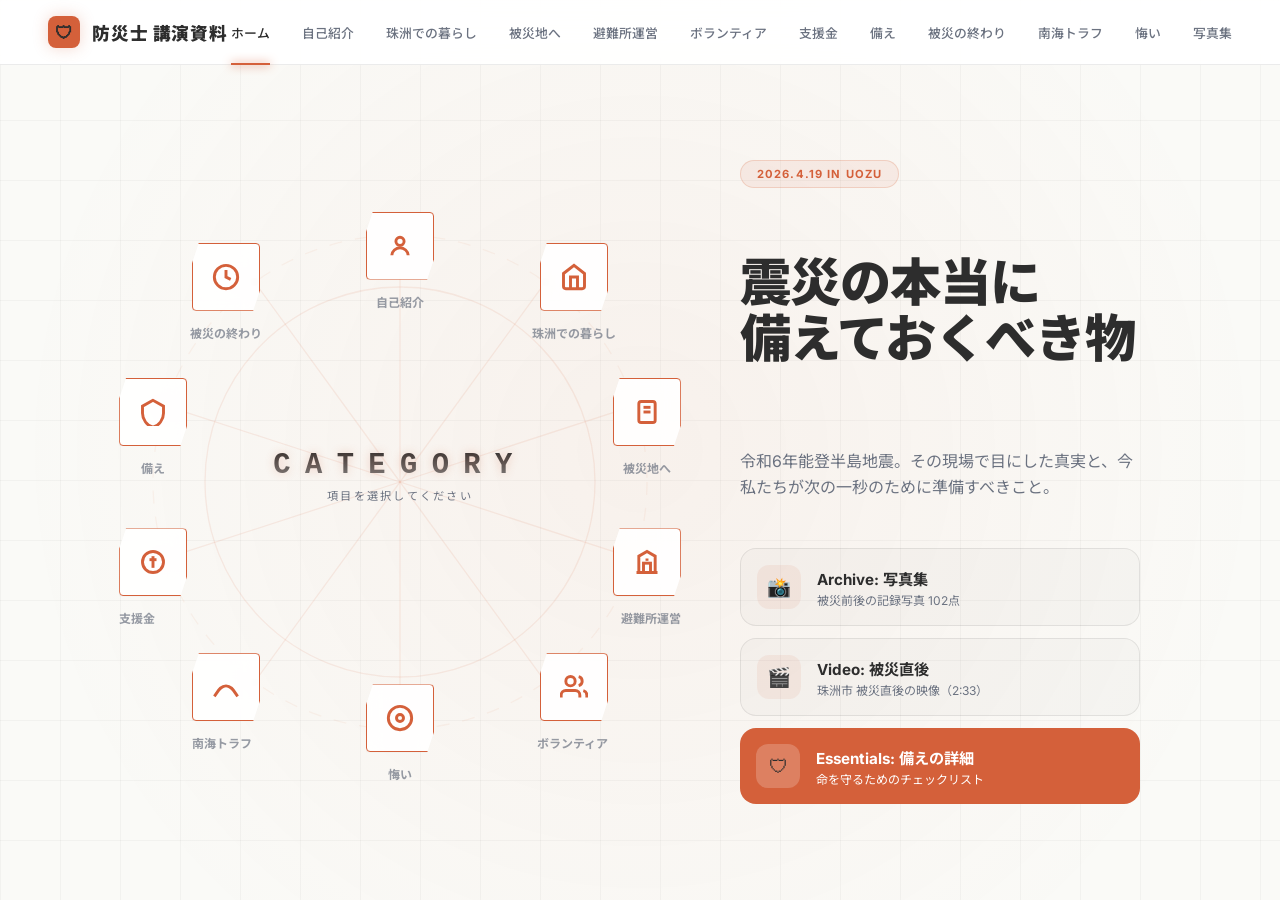
<file: index.html>
<!DOCTYPE html>
<html lang="ja">
<head>
<meta charset="UTF-8">
<meta name="viewport" content="width=device-width, initial-scale=1.0">
<title>防災士講演 — 震災の本当に備えておくべき物</title>
<style>
  @import url('https://fonts.googleapis.com/css2?family=Inter:wght@400;700;900&family=Noto+Sans+JP:wght@400;700;900&display=swap');
  :root {
    --accent: #D4603A;
    --accent-glow: rgba(212, 96, 58, 0.25);
    --bg: #FAFAF7;
    --card-bg: rgba(0, 0, 0, 0.02);
    --glass-border: rgba(0, 0, 0, 0.08);
    --text-main: #2D2D2D;
    --text-sub: #6B7280;
  }
  html, body {
    margin:0; padding:0; overflow-x:hidden;
    background: var(--bg);
    color: var(--text-main);
    font-family: 'Inter', 'Noto Sans JP', sans-serif;
    height: 100%;
  }
  /* 背景：動的なグリッドと光 */
  .grid-bg {
    position:fixed; inset:0; z-index:0; pointer-events:none;
    background-image:
      linear-gradient(rgba(0,0,0,0.03) 1px, transparent 1px),
      linear-gradient(90deg, rgba(0,0,0,0.03) 1px, transparent 1px);
    background-size: 60px 60px;
  }
  .grid-bg::after {
    content:''; position:absolute; inset:0;
    background: radial-gradient(circle at 50% 50%, rgba(212, 96, 58, 0.06) 0%, transparent 80%);
  }
  /* ナビゲーション */
  .top-nav {
    position:fixed; top:0; left:0; right:0; z-index:100;
    display:flex; align-items:center; justify-content:space-between;
    padding:0 3rem; height:64px;
    background: rgba(255, 255, 255, 0.92);
    backdrop-filter: blur(20px);
    border-bottom: 1px solid var(--glass-border);
  }
  .logo {
    display:flex; align-items:center; gap:12px;
    font-size:1.1rem; font-weight:900; letter-spacing: 0.05em;
  }
  .logo-icon {
    width:32px; height:32px; background: var(--accent);
    border-radius:8px; display:flex; align-items:center; justify-content:center;
    font-size:1.1rem; box-shadow: 0 0 15px var(--accent-glow);
  }
  .nav-links { display:flex; gap:2rem; }
  .nav-links span {
    font-size:0.8rem; color: var(--text-sub); cursor:pointer;
    transition: 0.3s; font-weight: 500;
  }
  .nav-links span:hover { color: var(--accent); }
  .nav-links span.active { color: var(--text-main); position: relative; }
  .nav-links span.active::after {
    content: ''; position: absolute; bottom: -23px; left: 0; width: 100%;
    height: 2px; background: var(--accent); box-shadow: 0 0 10px var(--accent);
  }
  /* レイアウト */
  .page-wrap {
    position:relative; z-index:1;
    width:100%; min-height:100vh;
    display:flex; align-items:center; justify-content:center;
    padding-top:64px; box-sizing: border-box;
    gap: 80px;
  }
  /* オービット（左側） */
  .orbit-wrap {
    position:relative;
    width: min(520px, 50vw);
    height: min(520px, 50vw);
  }
  .orbit-svg {
    position:absolute; inset:0; width:100%; height:100%;
    pointer-events:none;
  }
  .center-content {
    position:absolute; top:50%; left:50%; transform:translate(-50%,-50%);
    text-align:center; z-index:5; width: 100%;
  }
  .center-content h1 {
    font-family: 'Courier New', monospace;
    font-size: 1.8rem; font-weight: 900; margin: 0;
    letter-spacing: 0.5em;
    text-shadow: 0 0 10px var(--accent-glow);
    background: linear-gradient(to bottom, #2D2D2D, #8A8A8A);
    -webkit-background-clip: text; -webkit-text-fill-color: transparent;
  }
  /* ノードのデザイン（タクティカル） */
  .node {
    position:absolute; width: 68px; height: 68px;
    cursor: pointer;
    display: flex; align-items: center; justify-content: center;
    transition: 0.4s cubic-bezier(0.2, 1, 0.3, 1);
  }
  .node::before {
    content: '';
    position: absolute; inset: 0;
    background: rgba(255, 255, 255, 0.9);
    border: 1px solid var(--accent);
    border-radius: 4px;
    clip-path: polygon(10% 0, 100% 0, 100% 70%, 90% 100%, 0 100%, 0 30%);
    backdrop-filter: blur(10px);
    box-shadow: 0 2px 8px rgba(0,0,0,0.06);
    transition: 0.4s cubic-bezier(0.2, 1, 0.3, 1);
  }
  .node:hover::before {
    background: var(--accent);
    border-color: var(--accent);
    box-shadow: 0 15px 30px var(--accent-glow);
  }
  .node:hover {
    transform: scale(1.15) translateY(-5px);
  }
  .node svg { width: 28px; height: 28px; stroke: var(--accent); fill: none; stroke-width: 2.5; transition: 0.3s; position: relative; z-index: 1; }
  .node:hover svg { stroke: #fff; filter: drop-shadow(0 0 3px rgba(255,255,255,0.4)); }

  .node-label {
    position: absolute; bottom: -30px; font-size: 0.75rem;
    color: var(--text-sub); font-weight: 700; white-space: nowrap;
    opacity: 0.7; transition: 0.3s; z-index: 1;
  }
  .node:hover .node-label { color: var(--text-main); opacity: 1; transform: translateY(5px); }
  /* ノード配置（10ノード均等配置） */
  .n1 { top: -2%; left: 50%; transform: translateX(-50%); }
  .n1:hover { transform: translateX(-50%) scale(1.15) translateY(-5px); }
  .n2 { top: 4%; right: 10%; }
  .n3 { top: 30%; right: -4%; }
  .n4 { bottom: 28%; right: -4%; }
  .n4 .node-label { right: 0; text-align: right; }
  .n5 { bottom: 4%; right: 10%; }
  .n5 .node-label { right: 0; text-align: right; }
  .n6 { bottom: -2%; left: 50%; transform: translateX(-50%); }
  .n6:hover { transform: translateX(-50%) scale(1.15) translateY(5px); }
  .n7 { bottom: 4%; left: 10%; }
  .n7 .node-label { left: 0; text-align: left; }
  .n8 { bottom: 28%; left: -4%; }
  .n8 .node-label { left: 0; text-align: left; }
  .n9 { top: 30%; left: -4%; }
  .n10 { top: 4%; left: 10%; }
  /* 右側パネル */
  .right-col {
    max-width: 400px; display: flex; flex-direction: column; gap: 2rem;
  }
  .right-badge {
    display: inline-block; padding: 6px 16px; background: rgba(212,96,58,0.08);
    border: 1px solid rgba(212,96,58,0.2); border-radius: 100px;
    font-size: 0.7rem; font-weight: 700; color: var(--accent); letter-spacing: 0.1em;
  }
  .right-title {
    font-size: 3.2rem; font-weight: 900; line-height: 1.1; letter-spacing: -0.02em;
  }
  .right-sub {
    font-size: 1rem; color: var(--text-sub); line-height: 1.6;
  }
  .right-buttons { display: grid; gap: 12px; }
  .rbtn {
    display: flex; align-items: center; gap: 16px; padding: 16px;
    background: var(--card-bg); border: 1px solid var(--glass-border);
    border-radius: 16px; cursor: pointer; transition: 0.3s;
  }
  .rbtn:hover {
    background: rgba(0,0,0,0.04);
    border-color: rgba(0,0,0,0.15);
    transform: translateX(10px);
  }
  .rbtn-icon {
    width: 44px; height: 44px; background: rgba(212,96,58,0.08);
    border-radius: 12px; display: flex; align-items: center; justify-content: center;
    font-size: 1.2rem;
  }
  .rt-title { font-weight: 700; font-size: 0.95rem; margin-bottom: 2px; }
  .rt-desc { font-size: 0.75rem; color: var(--text-sub); }
  /* メインボタン */
  .rbtn-accent {
    background: var(--accent); border: none;
  }
  .rbtn-accent .rt-title, .rbtn-accent .rt-desc { color: #fff; }
  .rbtn-accent .rbtn-icon { background: rgba(255,255,255,0.2); }
  .rbtn-accent:hover {
    background: var(--accent);
    box-shadow: 0 10px 30px var(--accent-glow);
  }
  /* タブレット */
  @media (max-width: 1024px) {
    .page-wrap { flex-direction: column; padding: 100px 20px 60px; gap: 40px; text-align: center; }
    .right-col { align-items: center; }
    .right-title { font-size: 2.5rem; }
    .orbit-wrap { width: min(400px, 80vw); height: min(400px, 80vw); }
  }
  /* スマホ */
  @media (max-width: 640px) {
    .top-nav { padding: 0 1rem; height: 56px; }
    .logo { font-size: 0.9rem; gap: 8px; }
    .logo-icon { width: 28px; height: 28px; font-size: 0.9rem; }
    .nav-links { display: none; }
    /* ハンバーガーメニュー表示 */
    .menu-toggle { display: flex; }
    .mobile-menu.open { display: flex; }

    .page-wrap {
      flex-direction: column;
      padding: 70px 16px 40px;
      gap: 24px;
      text-align: center;
      min-height: auto;
    }
    .orbit-wrap {
      width: min(320px, 88vw);
      height: min(320px, 88vw);
      margin-bottom: 30px;
    }
    .node {
      width: 44px; height: 44px;
      border-radius: 12px;
    }
    .node svg { width: 18px; height: 18px; }
    .node-label { font-size: 0.55rem; bottom: -18px; letter-spacing: -0.02em; }
    /* スマホ用ノード配置（10ノード間隔調整） */
    .n1 { top: -4%; left: 50%; transform: translateX(-50%); }
    .n1:hover { transform: translateX(-50%) scale(1.15) translateY(-5px); }
    .n2 { top: 2%; right: 8%; }
    .n3 { top: 28%; right: -6%; }
    .n4 { bottom: 26%; right: -6%; }
    .n5 { bottom: 4%; right: 8%; }
    .n6 { bottom: 0%; left: 50%; transform: translateX(-50%); }
    .n6:hover { transform: translateX(-50%) scale(1.15) translateY(5px); }
    .n7 { bottom: 4%; left: 8%; }
    .n8 { bottom: 26%; left: -6%; }
    .n9 { top: 28%; left: -6%; }
    .n10 { top: 2%; left: 8%; }
    .center-content h1 { font-size: 1.2rem; }
    .center-content p { font-size: 0.6rem !important; }

    .right-col {
      align-items: center;
      max-width: 100%;
      gap: 1.2rem;
      padding: 0 8px;
    }
    .right-badge { font-size: 0.6rem; padding: 4px 12px; margin-top: 20px; }
    .right-title { font-size: 1.8rem; }
    .right-sub { font-size: 0.85rem; }
    .rbtn { padding: 12px; border-radius: 12px; }
    .rbtn-icon { width: 38px; height: 38px; border-radius: 10px; font-size: 1rem; }
    .rt-title { font-size: 0.85rem; }
    .rt-desc { font-size: 0.7rem; }
  }
  /* ハンバーガーメニュー */
  .menu-toggle {
    display: none;
    flex-direction: column; gap: 5px;
    cursor: pointer; padding: 8px; z-index: 200;
  }
  .menu-toggle span {
    display: block; width: 22px; height: 2px;
    background: var(--text-sub); border-radius: 2px;
    transition: 0.3s;
  }
  .mobile-menu {
    display: none;
    position: fixed; top: 56px; left: 0; right: 0;
    z-index: 99;
    flex-direction: column; align-items: center; gap: 0;
    background: rgba(255, 255, 255, 0.95);
    backdrop-filter: blur(20px);
    border-bottom: 1px solid var(--glass-border);
    padding: 12px 0;
  }
  .mobile-menu span {
    display: block; width: 100%; text-align: center;
    padding: 14px 0; font-size: 0.9rem;
    color: var(--text-sub); cursor: pointer;
    transition: 0.3s; font-weight: 500;
    border-bottom: 1px solid rgba(0,0,0,0.06);
  }
  .mobile-menu span:last-child { border-bottom: none; }
  .mobile-menu span:hover, .mobile-menu span:active {
    color: var(--accent); background: rgba(0,0,0,0.03);
  }
</style>
</head>
<body>
<div class="grid-bg"></div>

<nav class="top-nav">
  <div class="logo">
    <div class="logo-icon">🛡</div>
    <span>防災士 講演資料</span>
  </div>
  <div class="nav-links">
    <span class="active">ホーム</span>
    <span onclick="window.location.href='intro.html'">自己紹介</span>
    <span onclick="window.location.href='life.html'">珠洲での暮らし</span>
    <span onclick="window.location.href='facts.html'">被災地へ</span>
    <span onclick="window.location.href='shelter.html'">避難所運営</span>
    <span onclick="window.location.href='volunteer.html'">ボランティア</span>
    <span onclick="window.location.href='support.html'">支援金</span>
    <span onclick="window.location.href='prepare.html'">備え</span>
    <span onclick="window.location.href='disaster-end.html'">被災の終わり</span>
    <span onclick="window.location.href='nankai.html'">南海トラフ</span>
    <span onclick="window.location.href='damage.html'">悔い</span>
    <span onclick="window.location.href='gallery.html'">写真集</span>
  </div>
  <div class="menu-toggle" onclick="document.querySelector('.mobile-menu').classList.toggle('open')">
    <span></span><span></span><span></span>
  </div>
</nav>

<div class="mobile-menu">
  <span onclick="window.location.href='intro.html'">自己紹介</span>
  <span onclick="window.location.href='life.html'">珠洲での暮らし</span>
  <span onclick="window.location.href='facts.html'">被災地へ</span>
  <span onclick="window.location.href='shelter.html'">避難所運営</span>
  <span onclick="window.location.href='volunteer.html'">ボランティア</span>
  <span onclick="window.location.href='support.html'">支援金</span>
  <span onclick="window.location.href='prepare.html'">備え</span>
  <span onclick="window.location.href='disaster-end.html'">被災の終わり</span>
  <span onclick="window.location.href='nankai.html'">南海トラフ</span>
  <span onclick="window.location.href='damage.html'">悔い</span>
  <span onclick="window.location.href='gallery.html'">写真集</span>
</div>

<div class="page-wrap">
  <div class="orbit-wrap">
    <!-- SVGリング -->
    <svg class="orbit-svg" viewBox="0 0 400 400" xmlns="http://www.w3.org/2000/svg">
      <circle cx="200" cy="200" r="150" fill="none" stroke="rgba(212,96,58,0.1)" stroke-width="1"/>
      <circle cx="200" cy="200" r="190" fill="none" stroke="rgba(212,96,58,0.06)" stroke-width="1" stroke-dasharray="10 10"/>
      <!-- 接続線（10ノード） -->
      <g stroke="rgba(212,96,58,0.1)" stroke-width="1">
        <line x1="200" y1="200" x2="200" y2="10"/>
        <line x1="200" y1="200" x2="312" y2="46"/>
        <line x1="200" y1="200" x2="381" y2="141"/>
        <line x1="200" y1="200" x2="381" y2="259"/>
        <line x1="200" y1="200" x2="312" y2="354"/>
        <line x1="200" y1="200" x2="200" y2="390"/>
        <line x1="200" y1="200" x2="88" y2="354"/>
        <line x1="200" y1="200" x2="19" y2="259"/>
        <line x1="200" y1="200" x2="19" y2="141"/>
        <line x1="200" y1="200" x2="88" y2="46"/>
      </g>
      <!-- グロードット（10ノード） -->
      <g fill="rgba(212,96,58,0.5)">
        <circle cx="200" cy="10" r="3"><animate attributeName="opacity" values=".2;.8;.2" dur="3s" repeatCount="indefinite"/></circle>
        <circle cx="312" cy="46" r="3"><animate attributeName="opacity" values=".2;.8;.2" dur="3s" begin=".3s" repeatCount="indefinite"/></circle>
        <circle cx="381" cy="141" r="3"><animate attributeName="opacity" values=".2;.8;.2" dur="3s" begin=".6s" repeatCount="indefinite"/></circle>
        <circle cx="381" cy="259" r="3"><animate attributeName="opacity" values=".2;.8;.2" dur="3s" begin=".9s" repeatCount="indefinite"/></circle>
        <circle cx="312" cy="354" r="3"><animate attributeName="opacity" values=".2;.8;.2" dur="3s" begin="1.2s" repeatCount="indefinite"/></circle>
        <circle cx="200" cy="390" r="3"><animate attributeName="opacity" values=".2;.8;.2" dur="3s" begin="1.5s" repeatCount="indefinite"/></circle>
        <circle cx="88" cy="354" r="3"><animate attributeName="opacity" values=".2;.8;.2" dur="3s" begin="1.8s" repeatCount="indefinite"/></circle>
        <circle cx="19" cy="259" r="3"><animate attributeName="opacity" values=".2;.8;.2" dur="3s" begin="2.1s" repeatCount="indefinite"/></circle>
        <circle cx="19" cy="141" r="3"><animate attributeName="opacity" values=".2;.8;.2" dur="3s" begin="2.4s" repeatCount="indefinite"/></circle>
        <circle cx="88" cy="46" r="3"><animate attributeName="opacity" values=".2;.8;.2" dur="3s" begin="2.7s" repeatCount="indefinite"/></circle>
      </g>
    </svg>

    <div class="center-content">
      <h1>CATEGORY</h1>
      <p style="font-size:0.7rem; color:var(--text-sub); margin-top:5px; letter-spacing:0.2em;">項目を選択してください</p>
    </div>

    <!-- ノード（10カテゴリ） -->
    <div class="node n1" onclick="window.location.href='intro.html'">
      <svg viewBox="0 0 24 24"><circle cx="12" cy="8" r="3.5"/><path d="M5 20c0-3.5 3.5-6.5 7-6.5s7 3 7 6.5"/></svg>
      <div class="node-label">自己紹介</div>
    </div>
    <div class="node n2" onclick="window.location.href='life.html'">
      <svg viewBox="0 0 24 24"><path d="M3 9l9-7 9 7v11a2 2 0 0 1-2 2H5a2 2 0 0 1-2-2V9z"/><polyline points="9 22 9 12 15 12 15 22"/></svg>
      <div class="node-label">珠洲での暮らし</div>
    </div>
    <div class="node n3" onclick="window.location.href='facts.html'">
      <svg viewBox="0 0 24 24"><rect x="5" y="3" width="14" height="18" rx="2"/><line x1="9" y1="8" x2="15" y2="8"/><line x1="9" y1="12" x2="15" y2="12"/></svg>
      <div class="node-label">被災地へ</div>
    </div>
    <div class="node n4" onclick="window.location.href='shelter.html'">
      <svg viewBox="0 0 24 24"><path d="M3 21h18M5 21V7l7-4 7 4v14"/><rect x="9" y="13" width="6" height="8"/><line x1="12" y1="9" x2="12" y2="11"/></svg>
      <div class="node-label">避難所運営</div>
    </div>
    <div class="node n5" onclick="window.location.href='volunteer.html'">
      <svg viewBox="0 0 24 24"><path d="M17 21v-2a4 4 0 0 0-4-4H5a4 4 0 0 0-4 4v2"/><circle cx="9" cy="7" r="4"/><path d="M23 21v-2a4 4 0 0 0-3-3.87"/><path d="M16 3.13a4 4 0 0 1 0 7.75"/></svg>
      <div class="node-label">ボランティア</div>
    </div>
    <div class="node n6" onclick="window.location.href='damage.html'">
      <svg viewBox="0 0 24 24"><path d="M12 2C6.48 2 2 6.48 2 12s4.48 10 10 10 10-4.48 10-10S17.52 2 12 2z"/><path d="M8 12h8" stroke="#FAFAF7" stroke-width="2"/><circle cx="12" cy="12" r="3" fill="#FAFAF7"/></svg>
      <div class="node-label">悔い</div>
    </div>
    <div class="node n7" onclick="window.location.href='nankai.html'">
      <svg viewBox="0 0 24 24"><path d="M2 20c3-4 5-9 10-9s7 5 10 9"/></svg>
      <div class="node-label">南海トラフ</div>
    </div>
    <div class="node n8" onclick="window.location.href='support.html'">
      <svg viewBox="0 0 24 24"><circle cx="12" cy="12" r="9"/><path d="M12 7v10"/><path d="M9 10h6"/></svg>
      <div class="node-label">支援金</div>
    </div>
    <div class="node n9" onclick="window.location.href='prepare.html'">
      <svg viewBox="0 0 24 24"><path d="M12 2L3 7v6c0 5.5 3.8 10.7 9 12 5.2-1.3 9-6.5 9-12V7l-9-5z"/></svg>
      <div class="node-label">備え</div>
    </div>
    <div class="node n10" onclick="window.location.href='disaster-end.html'">
      <svg viewBox="0 0 24 24"><path d="M12 22c5.5 0 10-4.5 10-10S17.5 2 12 2 2 6.5 2 12s4.5 10 10 10z"/><path d="M12 6v6l4 2"/></svg>
      <div class="node-label">被災の終わり</div>
    </div>
  </div>

  <!-- 右側パネル -->
  <div class="right-col">
    <div>
      <div class="right-badge">2026.4.19 IN UOZU</div>
    </div>
    <h1 class="right-title">震災の本当に<br>備えておくべき物</h1>
    <p class="right-sub">
      令和6年能登半島地震。その現場で目にした真実と、今私たちが次の一秒のために準備すべきこと。
    </p>
    <div class="right-buttons">
      <div class="rbtn" onclick="window.location.href='gallery.html'">
        <div class="rbtn-icon">📸</div>
        <div class="rbtn-text">
          <div class="rt-title">Archive: 写真集</div>
          <div class="rt-desc">被災前後の記録写真 102点</div>
        </div>
      </div>
      <div class="rbtn" onclick="window.location.href='gallery.html#video'">
        <div class="rbtn-icon">🎬</div>
        <div class="rbtn-text">
          <div class="rt-title">Video: 被災直後</div>
          <div class="rt-desc">珠洲市 被災直後の映像（2:33）</div>
        </div>
      </div>
      <div class="rbtn-accent rbtn" onclick="window.location.href='checklist.html'">
        <div class="rbtn-icon">🛡</div>
        <div class="rbtn-text">
          <div class="rt-title">Essentials: 備えの詳細</div>
          <div class="rt-desc">命を守るためのチェックリスト</div>
        </div>
      </div>
    </div>
  </div>
</div>

<script>
document.addEventListener('contextmenu', function(e){
  if(e.target.tagName==='IMG') e.preventDefault();
});
document.addEventListener('dragstart', function(e){
  if(e.target.tagName==='IMG') e.preventDefault();
});
document.addEventListener('touchstart', function(e){
  if(e.target.tagName==='IMG') e.target.addEventListener('touchend', function(ev){ ev.preventDefault(); }, {once:true});
}, {passive:false});
</script>
</body>
</html>
</file>
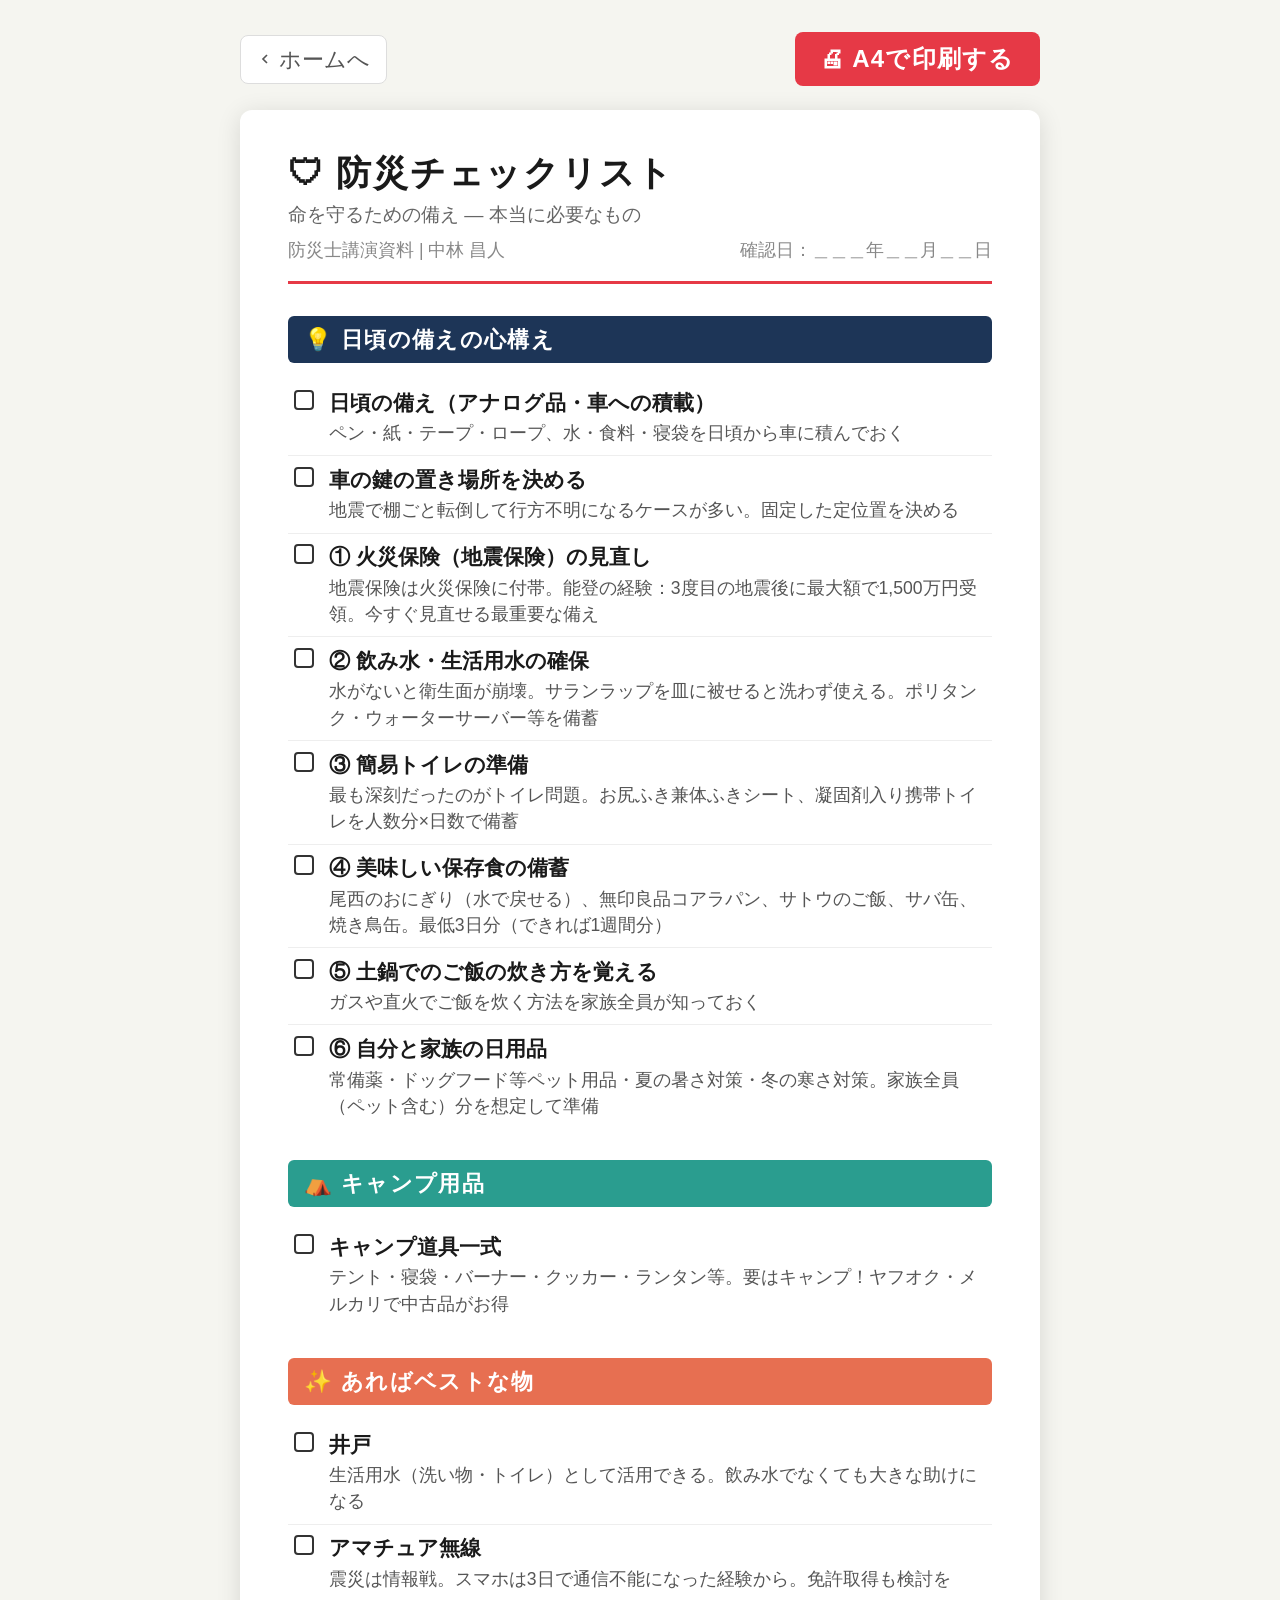
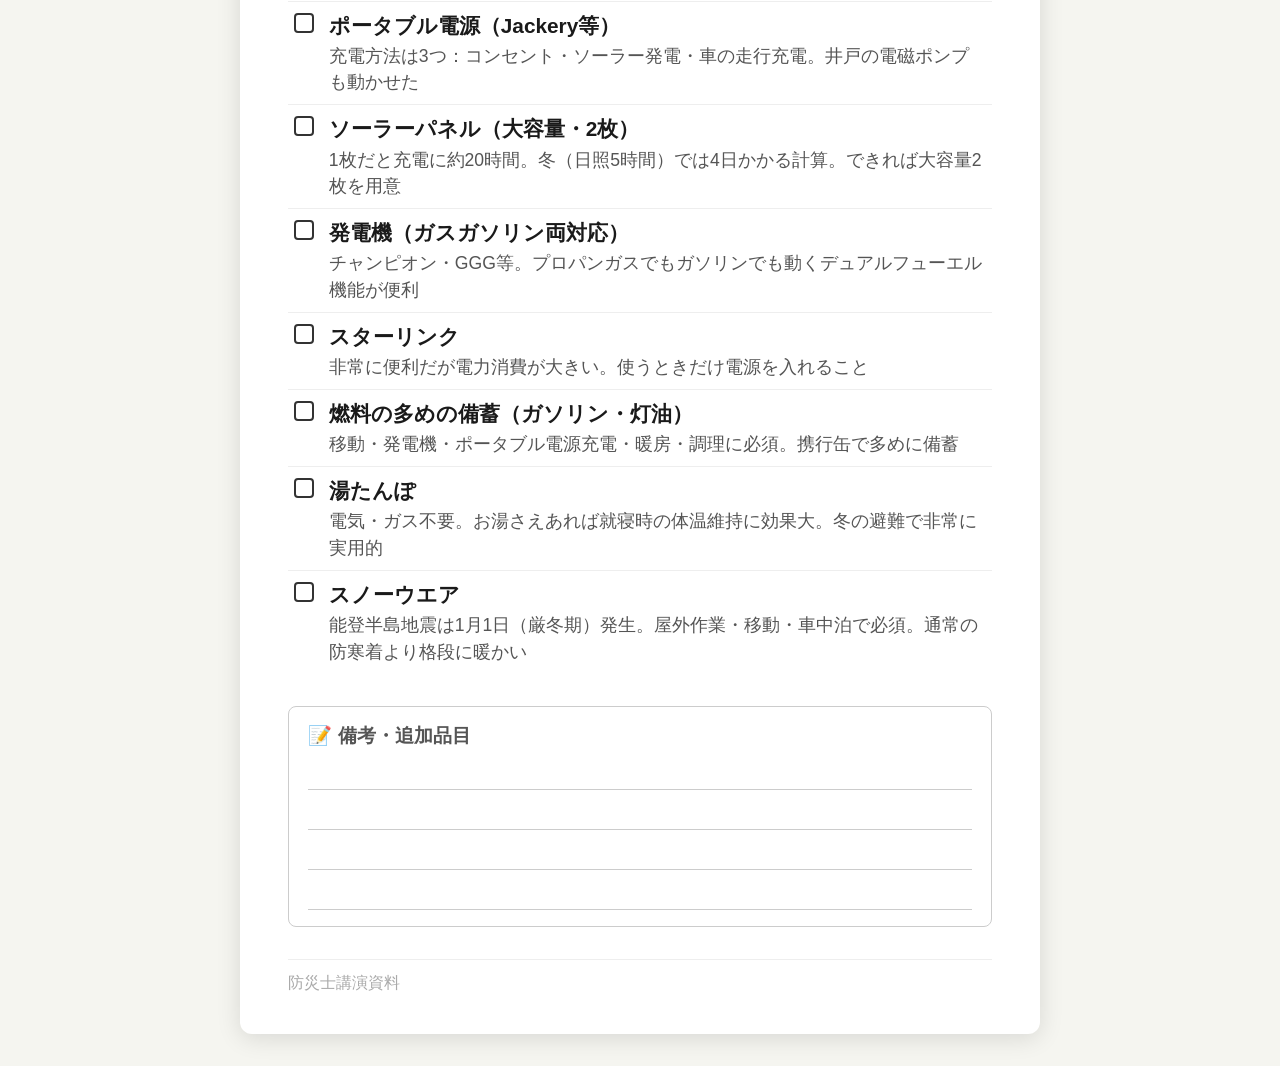
<file: checklist.html>
<!DOCTYPE html>
<html lang="ja">
<head>
<meta charset="UTF-8">
<meta name="viewport" content="width=device-width, initial-scale=1.0">
<title>防災チェックリスト — 備えの詳細</title>
<style>
/* ===== 画面表示 ===== */
* { box-sizing: border-box; margin: 0; padding: 0; }

body {
  font-family: 'Hiragino Kaku Gothic ProN', 'Noto Sans JP', sans-serif;
  background: #f5f5f0;
  color: #1a1a1a;
  min-height: 100vh;
  padding: 2rem 1rem;
}

.screen-header {
  max-width: 800px;
  margin: 0 auto 1.5rem;
  display: flex;
  align-items: center;
  justify-content: space-between;
  flex-wrap: wrap;
  gap: 1rem;
}

.back-btn {
  display: inline-flex;
  align-items: center;
  gap: 0.4rem;
  font-size: 1.4rem;
  color: #555;
  cursor: pointer;
  text-decoration: none;
  padding: 0.5rem 1rem;
  border: 1px solid #ddd;
  border-radius: 8px;
  background: #fff;
}

.print-btn {
  display: inline-flex;
  align-items: center;
  gap: 0.5rem;
  background: #e63946;
  color: #fff;
  border: none;
  padding: 0.7rem 1.6rem;
  border-radius: 8px;
  font-size: 1.5rem;
  font-weight: 700;
  cursor: pointer;
  letter-spacing: 0.05em;
}
.print-btn:hover { background: #c1121f; }

/* ===== A4シート ===== */
.sheet {
  max-width: 800px;
  margin: 0 auto;
  background: #fff;
  border-radius: 12px;
  box-shadow: 0 4px 24px rgba(0,0,0,0.12);
  padding: 40px 48px;
}

.sheet-header {
  border-bottom: 3px solid #e63946;
  padding-bottom: 1.2rem;
  margin-bottom: 2rem;
}

.sheet-title {
  font-size: 2.2rem;
  font-weight: 900;
  color: #1a1a1a;
  letter-spacing: 0.05em;
}

.sheet-subtitle {
  font-size: 1.2rem;
  color: #666;
  margin-top: 0.3rem;
}

.sheet-meta {
  display: flex;
  justify-content: space-between;
  align-items: flex-end;
  margin-top: 0.6rem;
  font-size: 1.1rem;
  color: #888;
}

/* ===== セクション ===== */
.section {
  margin-bottom: 2rem;
}

.section-title {
  font-size: 1.4rem;
  font-weight: 800;
  color: #fff;
  background: #1d3557;
  padding: 0.5rem 1rem;
  border-radius: 6px;
  margin-bottom: 1rem;
  letter-spacing: 0.06em;
}

.section-title.green  { background: #2a9d8f; }
.section-title.orange { background: #e76f51; }

/* ===== チェック行 ===== */
.check-row {
  display: flex;
  align-items: flex-start;
  gap: 0.9rem;
  padding: 0.55rem 0.4rem;
  border-bottom: 1px solid #eee;
}
.check-row:last-child { border-bottom: none; }

.check-box {
  flex-shrink: 0;
  width: 20px;
  height: 20px;
  border: 2px solid #333;
  border-radius: 4px;
  margin-top: 2px;
  cursor: pointer;
  appearance: none;
  -webkit-appearance: none;
  background: #fff;
  position: relative;
}
.check-box:checked { background: #e63946; border-color: #e63946; }
.check-box:checked::after {
  content: '✓';
  position: absolute;
  top: -3px;
  left: 1px;
  color: #fff;
  font-size: 16px;
  font-weight: 900;
}

.check-label {
  flex: 1;
}

.check-main {
  font-size: 1.3rem;
  font-weight: 700;
  color: #1a1a1a;
  line-height: 1.4;
}

.check-sub {
  font-size: 1.1rem;
  color: #555;
  margin-top: 0.2rem;
  line-height: 1.5;
}

/* ===== 備考欄 ===== */
.memo-section {
  margin-top: 2rem;
  border: 1.5px solid #ccc;
  border-radius: 8px;
  padding: 1rem 1.2rem;
}
.memo-title {
  font-size: 1.2rem;
  font-weight: 700;
  color: #555;
  margin-bottom: 0.8rem;
}
.memo-lines {
  display: flex;
  flex-direction: column;
  gap: 0.7rem;
}
.memo-line {
  border-bottom: 1px solid #ccc;
  height: 1.8rem;
}

/* ===== フッター ===== */
.sheet-footer {
  margin-top: 2rem;
  border-top: 1px solid #eee;
  padding-top: 0.8rem;
  display: flex;
  justify-content: space-between;
  font-size: 1rem;
  color: #aaa;
}

/* ===== 印刷 ===== */
@page {
  size: A4 portrait;
  margin: 12mm 16mm;
}

@media print {
  body {
    background: #fff;
    padding: 0;
    font-size: 10pt;
  }

  .screen-header { display: none; }

  .sheet {
    max-width: 100%;
    box-shadow: none;
    border-radius: 0;
    padding: 0;
  }

  .sheet-title { font-size: 18pt; }
  .check-main  { font-size: 11pt; }
  .check-sub   { font-size: 9.5pt; }
  .section-title { font-size: 11pt; padding: 3pt 8pt; }

  .check-row { padding: 4pt 2pt; }
  .check-box { width: 14px; height: 14px; border: 1.5px solid #333; }
  .check-box:checked::after { font-size: 12px; top: -2px; left: 0; }

  .section { margin-bottom: 14pt; }
  .sheet-header { margin-bottom: 14pt; padding-bottom: 8pt; }
  .memo-section { margin-top: 14pt; }
}
</style>
</head>
<body>

<div class="screen-header">
  <a class="back-btn" href="index.html">
    <svg width="16" height="16" viewBox="0 0 24 24" fill="none" stroke="currentColor" stroke-width="2.5"><path d="M15 18l-6-6 6-6"/></svg>
    ホームへ
  </a>
  <button class="print-btn" onclick="window.print()">
    🖨 A4で印刷する
  </button>
</div>

<div class="sheet">

  <div class="sheet-header">
    <div class="sheet-title">🛡 防災チェックリスト</div>
    <div class="sheet-subtitle">命を守るための備え — 本当に必要なもの</div>
    <div class="sheet-meta">
      <span>防災士講演資料 | 中林 昌人</span>
      <span>確認日：＿＿＿年＿＿月＿＿日</span>
    </div>
  </div>

  <!-- ===== Section 1 ===== -->
  <div class="section">
    <div class="section-title">💡 日頃の備えの心構え</div>

    <div class="check-row">
      <input type="checkbox" class="check-box">
      <div class="check-label">
        <div class="check-main">日頃の備え（アナログ品・車への積載）</div>
        <div class="check-sub">ペン・紙・テープ・ロープ、水・食料・寝袋を日頃から車に積んでおく</div>
      </div>
    </div>

    <div class="check-row">
      <input type="checkbox" class="check-box">
      <div class="check-label">
        <div class="check-main">車の鍵の置き場所を決める</div>
        <div class="check-sub">地震で棚ごと転倒して行方不明になるケースが多い。固定した定位置を決める</div>
      </div>
    </div>

    <div class="check-row">
      <input type="checkbox" class="check-box">
      <div class="check-label">
        <div class="check-main">① 火災保険（地震保険）の見直し</div>
        <div class="check-sub">地震保険は火災保険に付帯。能登の経験：3度目の地震後に最大額で1,500万円受領。今すぐ見直せる最重要な備え</div>
      </div>
    </div>

    <div class="check-row">
      <input type="checkbox" class="check-box">
      <div class="check-label">
        <div class="check-main">② 飲み水・生活用水の確保</div>
        <div class="check-sub">水がないと衛生面が崩壊。サランラップを皿に被せると洗わず使える。ポリタンク・ウォーターサーバー等を備蓄</div>
      </div>
    </div>

    <div class="check-row">
      <input type="checkbox" class="check-box">
      <div class="check-label">
        <div class="check-main">③ 簡易トイレの準備</div>
        <div class="check-sub">最も深刻だったのがトイレ問題。お尻ふき兼体ふきシート、凝固剤入り携帯トイレを人数分×日数で備蓄</div>
      </div>
    </div>

    <div class="check-row">
      <input type="checkbox" class="check-box">
      <div class="check-label">
        <div class="check-main">④ 美味しい保存食の備蓄</div>
        <div class="check-sub">尾西のおにぎり（水で戻せる）、無印良品コアラパン、サトウのご飯、サバ缶、焼き鳥缶。最低3日分（できれば1週間分）</div>
      </div>
    </div>

    <div class="check-row">
      <input type="checkbox" class="check-box">
      <div class="check-label">
        <div class="check-main">⑤ 土鍋でのご飯の炊き方を覚える</div>
        <div class="check-sub">ガスや直火でご飯を炊く方法を家族全員が知っておく</div>
      </div>
    </div>

    <div class="check-row">
      <input type="checkbox" class="check-box">
      <div class="check-label">
        <div class="check-main">⑥ 自分と家族の日用品</div>
        <div class="check-sub">常備薬・ドッグフード等ペット用品・夏の暑さ対策・冬の寒さ対策。家族全員（ペット含む）分を想定して準備</div>
      </div>
    </div>
  </div>

  <!-- ===== Section 2 ===== -->
  <div class="section">
    <div class="section-title green">⛺ キャンプ用品</div>

    <div class="check-row">
      <input type="checkbox" class="check-box">
      <div class="check-label">
        <div class="check-main">キャンプ道具一式</div>
        <div class="check-sub">テント・寝袋・バーナー・クッカー・ランタン等。要はキャンプ！ヤフオク・メルカリで中古品がお得</div>
      </div>
    </div>
  </div>

  <!-- ===== Section 3 ===== -->
  <div class="section">
    <div class="section-title orange">✨ あればベストな物</div>

    <div class="check-row">
      <input type="checkbox" class="check-box">
      <div class="check-label">
        <div class="check-main">井戸</div>
        <div class="check-sub">生活用水（洗い物・トイレ）として活用できる。飲み水でなくても大きな助けになる</div>
      </div>
    </div>

    <div class="check-row">
      <input type="checkbox" class="check-box">
      <div class="check-label">
        <div class="check-main">アマチュア無線</div>
        <div class="check-sub">震災は情報戦。スマホは3日で通信不能になった経験から。免許取得も検討を</div>
      </div>
    </div>

    <div class="check-row">
      <input type="checkbox" class="check-box">
      <div class="check-label">
        <div class="check-main">ポータブル電源（Jackery等）</div>
        <div class="check-sub">充電方法は3つ：コンセント・ソーラー発電・車の走行充電。井戸の電磁ポンプも動かせた</div>
      </div>
    </div>

    <div class="check-row">
      <input type="checkbox" class="check-box">
      <div class="check-label">
        <div class="check-main">ソーラーパネル（大容量・2枚）</div>
        <div class="check-sub">1枚だと充電に約20時間。冬（日照5時間）では4日かかる計算。できれば大容量2枚を用意</div>
      </div>
    </div>

    <div class="check-row">
      <input type="checkbox" class="check-box">
      <div class="check-label">
        <div class="check-main">発電機（ガスガソリン両対応）</div>
        <div class="check-sub">チャンピオン・GGG等。プロパンガスでもガソリンでも動くデュアルフューエル機能が便利</div>
      </div>
    </div>

    <div class="check-row">
      <input type="checkbox" class="check-box">
      <div class="check-label">
        <div class="check-main">スターリンク</div>
        <div class="check-sub">非常に便利だが電力消費が大きい。使うときだけ電源を入れること</div>
      </div>
    </div>

    <div class="check-row">
      <input type="checkbox" class="check-box">
      <div class="check-label">
        <div class="check-main">燃料の多めの備蓄（ガソリン・灯油）</div>
        <div class="check-sub">移動・発電機・ポータブル電源充電・暖房・調理に必須。携行缶で多めに備蓄</div>
      </div>
    </div>

    <div class="check-row">
      <input type="checkbox" class="check-box">
      <div class="check-label">
        <div class="check-main">湯たんぽ</div>
        <div class="check-sub">電気・ガス不要。お湯さえあれば就寝時の体温維持に効果大。冬の避難で非常に実用的</div>
      </div>
    </div>

    <div class="check-row">
      <input type="checkbox" class="check-box">
      <div class="check-label">
        <div class="check-main">スノーウエア</div>
        <div class="check-sub">能登半島地震は1月1日（厳冬期）発生。屋外作業・移動・車中泊で必須。通常の防寒着より格段に暖かい</div>
      </div>
    </div>
  </div>

  <!-- ===== 備考欄 ===== -->
  <div class="memo-section">
    <div class="memo-title">📝 備考・追加品目</div>
    <div class="memo-lines">
      <div class="memo-line"></div>
      <div class="memo-line"></div>
      <div class="memo-line"></div>
      <div class="memo-line"></div>
    </div>
  </div>

  <div class="sheet-footer">
    <span>防災士講演資料</span>
    <span></span>
  </div>

</div>

</body>
</html>
</file>
